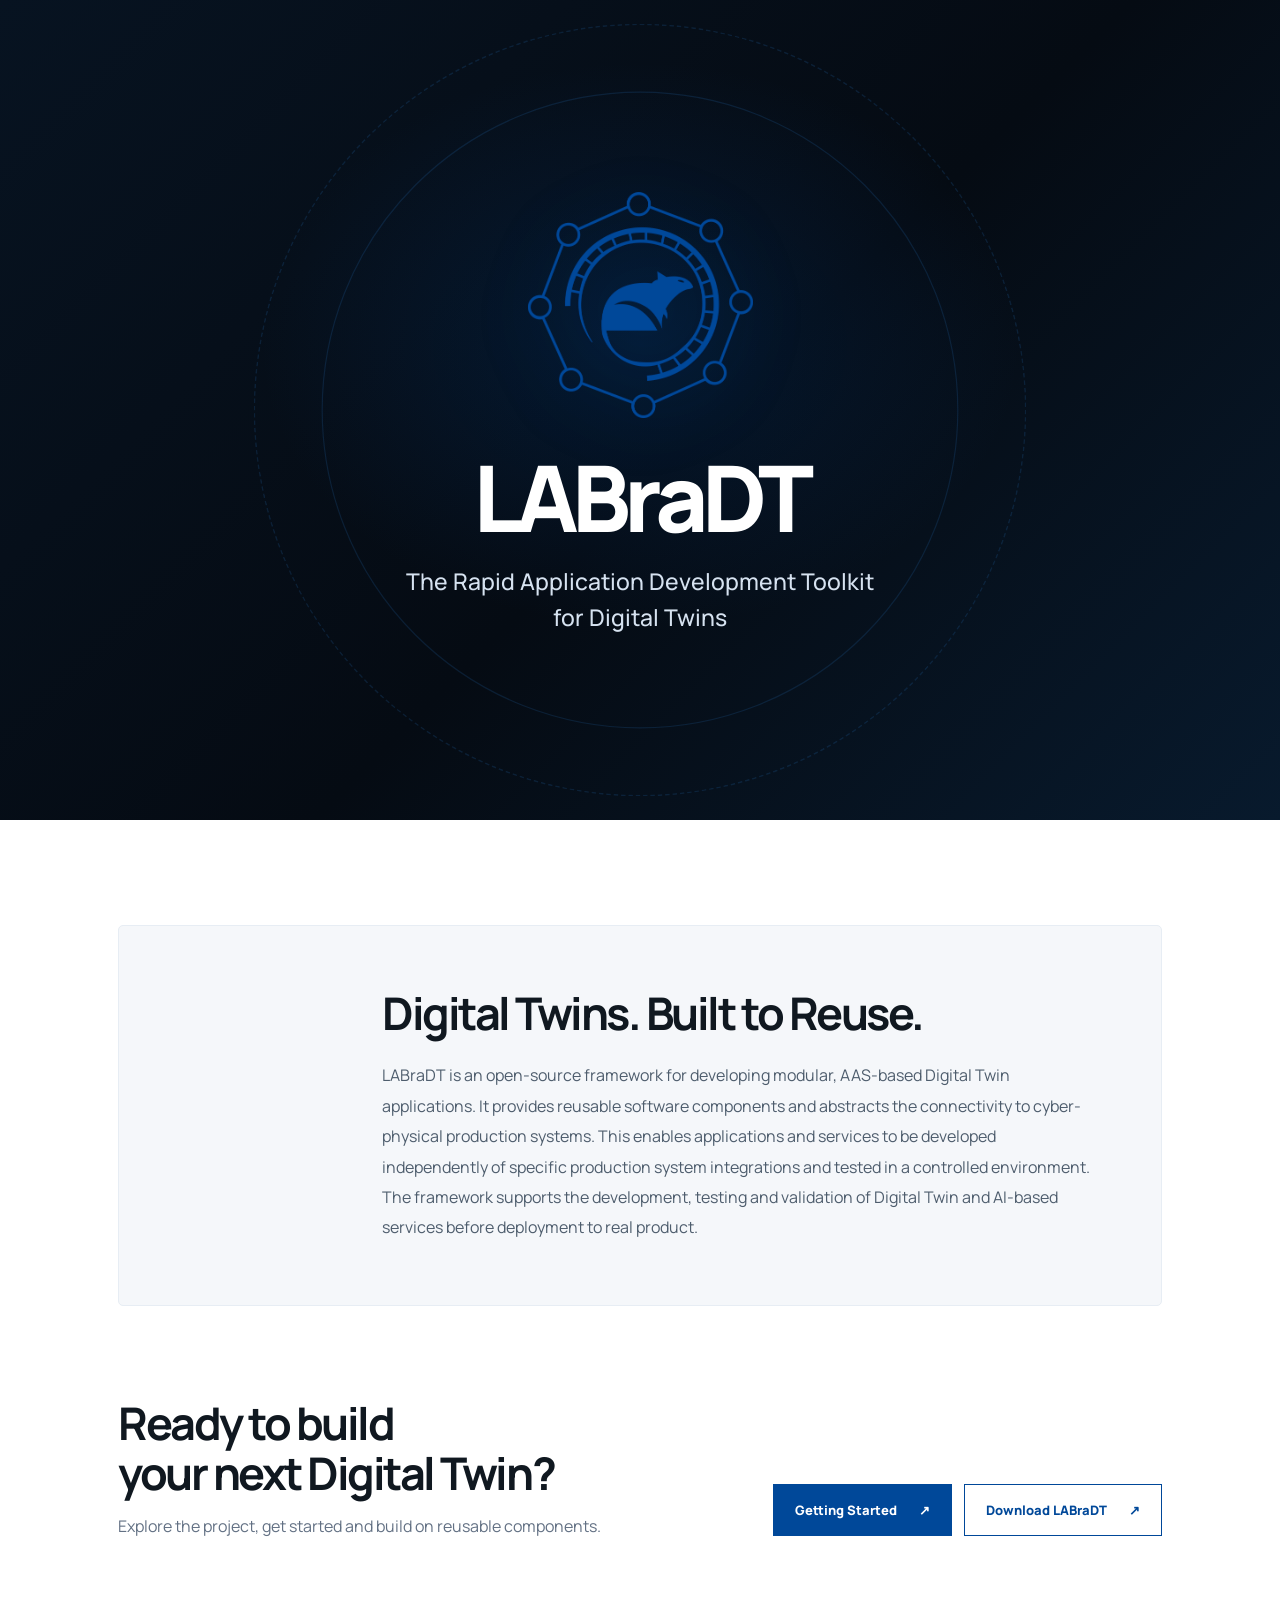
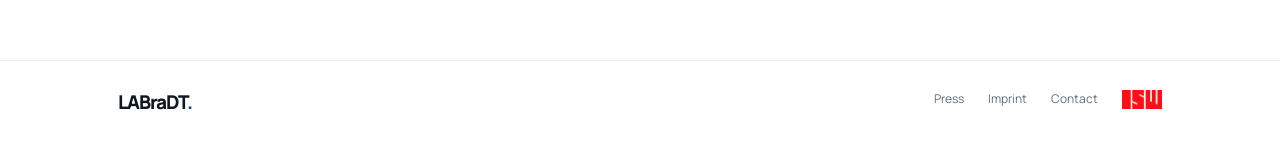
<file: index.html>
<!doctype html>
<html lang="en">
<head>
  <meta charset="utf-8">
  <meta name="viewport" content="width=device-width, initial-scale=1">
  <meta name="theme-color" content="#004899">
  <meta name="description" content="LABraDT — The Rapid Application Development Toolkit for Digital Twins. Digital Twins. Built to Reuse.">
  <title>LABraDT — Digital Twins. Built to Reuse.</title>
  <link rel="icon" type="image/png" href="assets/LABraDT.png">
  <link rel="stylesheet" href="styles.css">
</head>
<body>
  <main>
    <section class="hero" aria-labelledby="project-title">
      <div class="hero-inner">
        <img class="logo" src="assets/LABraDT.png" alt="LABraDT project logo">
        <h1 id="project-title">LABraDT</h1>
        <p class="descriptor">The Rapid Application Development Toolkit<br class="desktop-break"> for Digital Twins</p>
      </div>
    </section>

    <section class="content" id="about">
      <article class="info-panel">
        <div class="panel-mark" aria-hidden="true"></div>
        <div>
          <h2>Digital Twins. Built to Reuse.</h2>
          <p>LABraDT is an open-source framework for developing modular, AAS-based Digital Twin applications. It provides reusable software components and abstracts the connectivity to cyber-physical production systems. This enables applications and services to be developed independently of specific production system integrations and tested in a controlled environment. The framework supports the development, testing and validation of Digital Twin and AI-based services before deployment to real product.</p>
        </div>
      </article>

      <section class="cta" aria-labelledby="cta-title">
        <div>
          <h2 id="cta-title">Ready to build<br>your next Digital Twin?</h2>
          <p>Explore the project, get started and build on reusable components.</p>
        </div>
        <div class="actions">
          <a class="button button-primary" href="https://github.com/LABraDT-Framework" target="_blank" rel="noopener noreferrer">Getting Started <span aria-hidden="true">↗</span></a>
          <!-- <a class="button button-outline" href="https://github.com/orgs/LABraDT-Framework/packages" target="_blank" rel="noopener noreferrer">Download LABraDT <span aria-hidden="true">↗</span></a> -->
		  <a class="button button-outline" href="https://github.com/LABraDT-Framework/LABraDT-core-UI" target="_blank" rel="noopener noreferrer">Download LABraDT <span aria-hidden="true">↗</span></a>
        </div>
      </section>
    </section>
  </main>

  <footer class="footer">
    <div class="footer-inner">
      <a class="footer-brand" href="#" aria-label="LABraDT home">LABraDT<span>.</span></a>
      <div class="footer-links">
		<a href="media.html">Press</a>
        <a href="imprint.html">Imprint</a>
        <a href="mailto:labradt@isw.uni-stuttgart.de">Contact <span aria-hidden="true"></a>
		<a href="https://www.isw.uni-stuttgart.de/en/"><img src="assets/logo-isw.jpg" alt="ISW, University of stuttgart" width="40"></span></a>
      </div>
    </div>
  </footer>
</body>
</html>
</file>
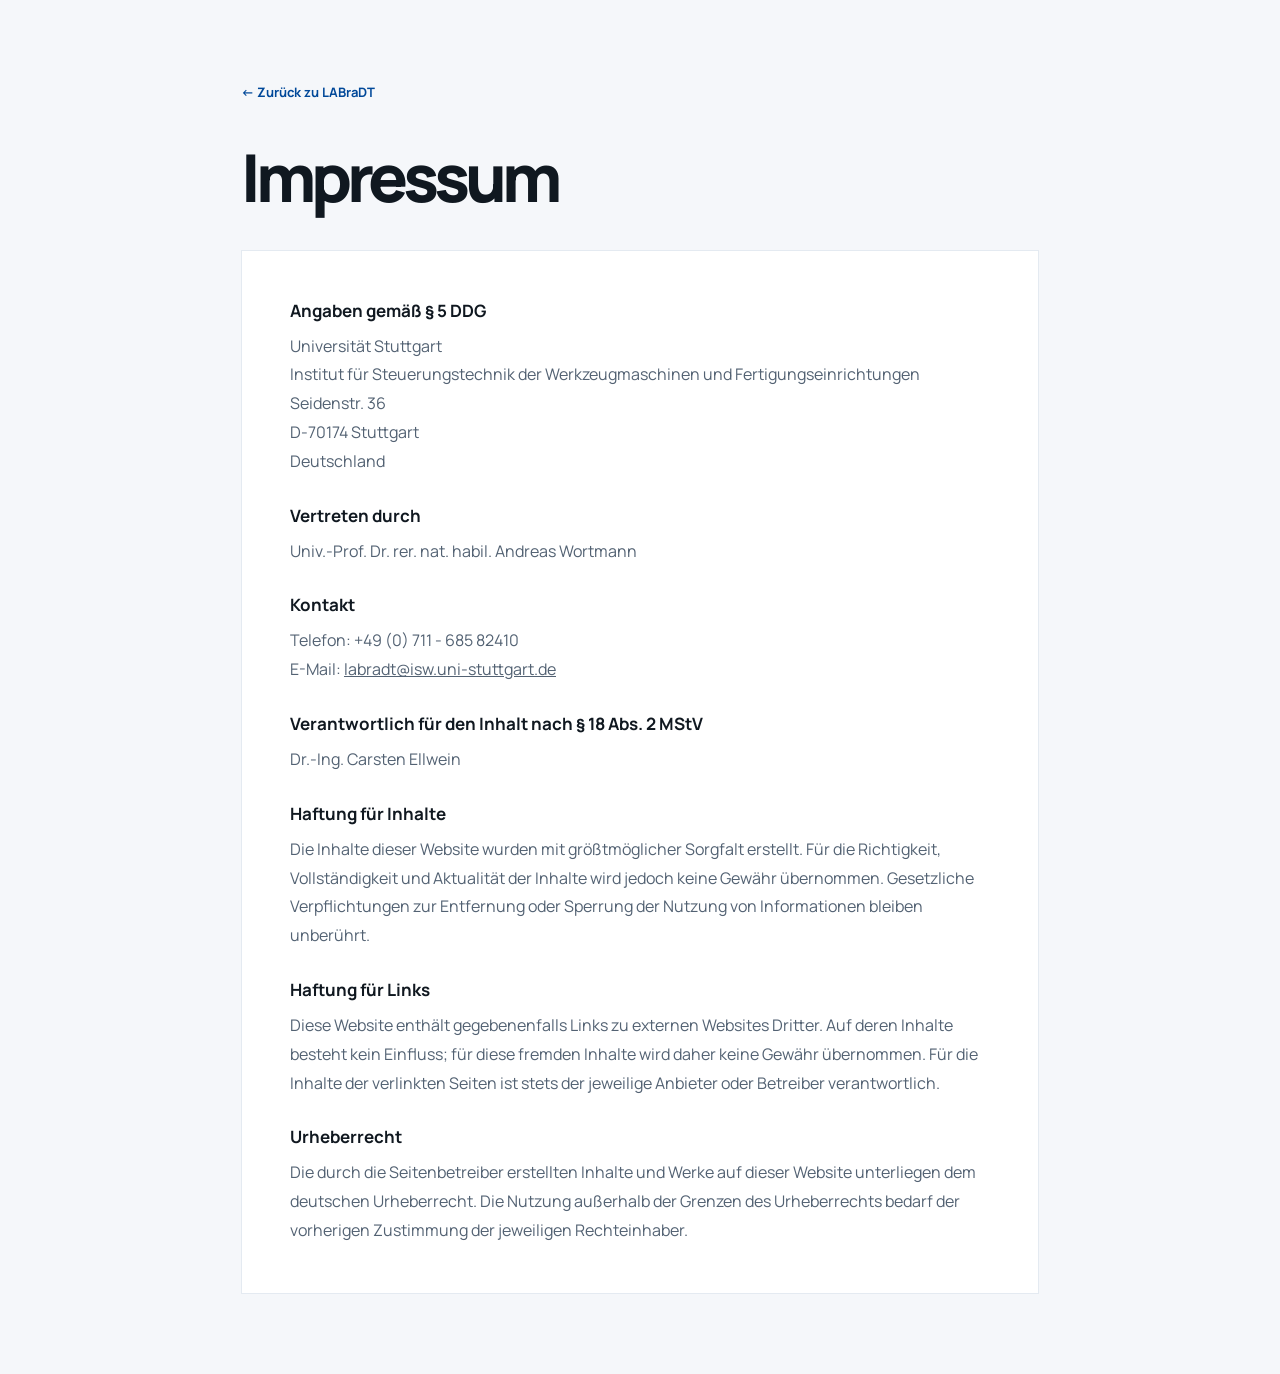
<file: imprint.html>
<!doctype html>
<html lang="de">
<head>
  <meta charset="utf-8">
  <meta name="viewport" content="width=device-width, initial-scale=1">
  <meta name="theme-color" content="#004899">
  <title>Impressum — LABraDT</title>
  <link rel="icon" type="image/png" href="assets/LABraDT.png">
  <link rel="stylesheet" href="styles.css">
</head>
<body class="imprint-page">
  <main class="imprint-wrap">
    <a class="back-link" href="index.html">← Zurück zu LABraDT</a>
    <h1>Impressum</h1>
    <section class="imprint-card">
      <h2>Angaben gemäß § 5 DDG</h2>
      <p>Universität Stuttgart<br>
      Institut für Steuerungstechnik der Werkzeugmaschinen und Fertigungseinrichtungen<br>
      Seidenstr. 36<br>
      D-70174 Stuttgart<br>
      Deutschland</p>

      <h2>Vertreten durch</h2>
      <p>Univ.-Prof. Dr. rer. nat. habil. Andreas Wortmann</p>

      <h2>Kontakt</h2>
      <p>Telefon: +49 (0) 711 - 685 82410<br>
      E-Mail: <a href="mailto:labradt@isw.uni-stuttgart.de">labradt@isw.uni-stuttgart.de</a></p>

      <h2>Verantwortlich für den Inhalt nach § 18 Abs. 2 MStV</h2>
      <p>Dr.-Ing. Carsten Ellwein</p>

      <h2>Haftung für Inhalte</h2>
      <p>Die Inhalte dieser Website wurden mit größtmöglicher Sorgfalt erstellt. Für die Richtigkeit, Vollständigkeit und Aktualität der Inhalte wird jedoch keine Gewähr übernommen. Gesetzliche Verpflichtungen zur Entfernung oder Sperrung der Nutzung von Informationen bleiben unberührt.</p>

      <h2>Haftung für Links</h2>
      <p>Diese Website enthält gegebenenfalls Links zu externen Websites Dritter. Auf deren Inhalte besteht kein Einfluss; für diese fremden Inhalte wird daher keine Gewähr übernommen. Für die Inhalte der verlinkten Seiten ist stets der jeweilige Anbieter oder Betreiber verantwortlich.</p>

      <h2>Urheberrecht</h2>
      <p>Die durch die Seitenbetreiber erstellten Inhalte und Werke auf dieser Website unterliegen dem deutschen Urheberrecht. Die Nutzung außerhalb der Grenzen des Urheberrechts bedarf der vorherigen Zustimmung der jeweiligen Rechteinhaber.</p>
    </section>
  </main>
</body>
</html>
</file>
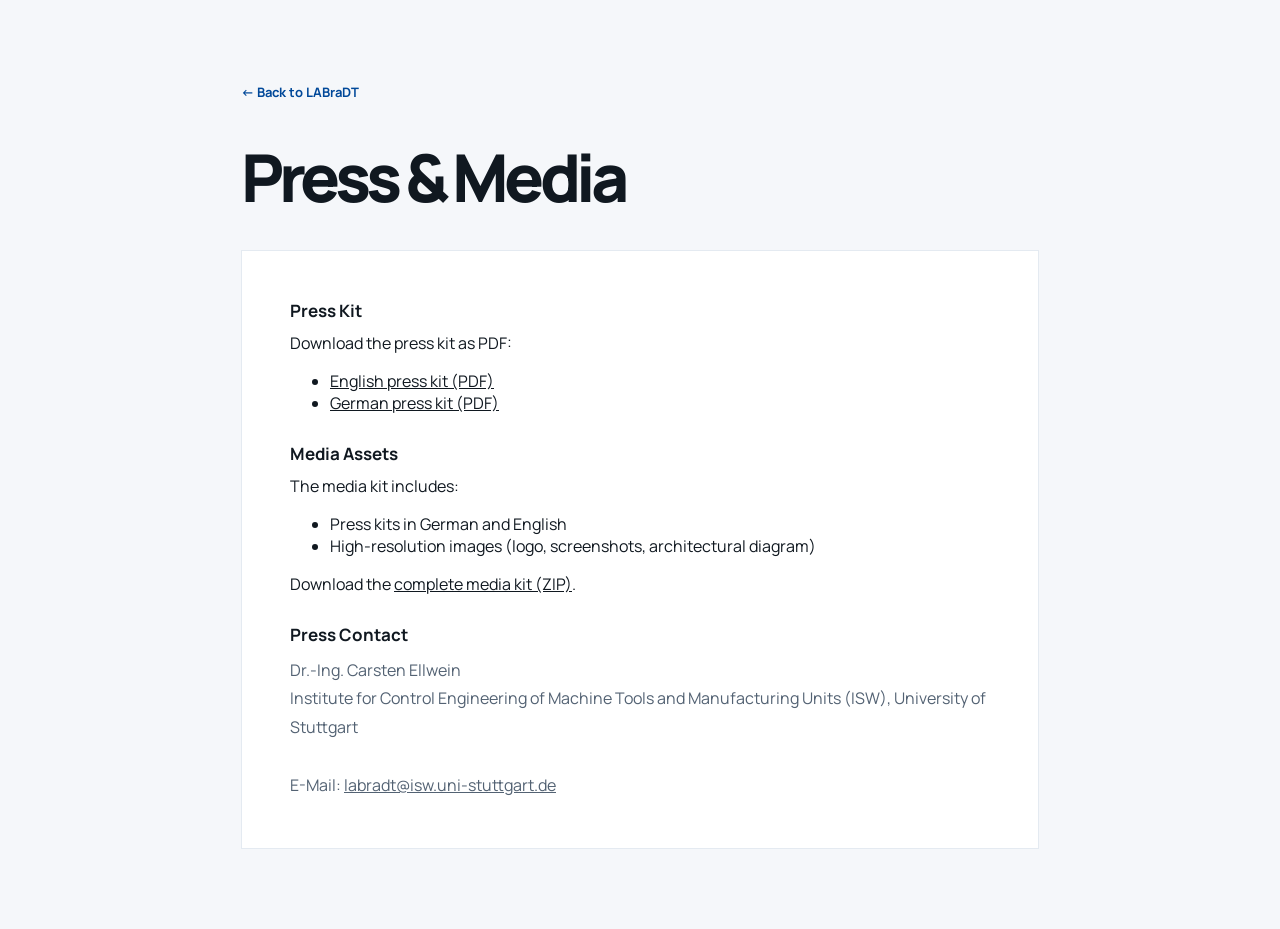
<file: media.html>
<!doctype html>
<html lang="de">
<head>
  <meta charset="utf-8">
  <meta name="viewport" content="width=device-width, initial-scale=1">
  <meta name="theme-color" content="#004899">
  <title>Press & Media — LABraDT</title>
  <link rel="icon" type="image/png" href="assets/LABraDT.png">
  <link rel="stylesheet" href="styles.css">
</head>
<body class="imprint-page">
  <main class="imprint-wrap">
    <a class="back-link" href="index.html">← Back to LABraDT</a>
    <h1>Press & Media</h1>
    <section class="imprint-card">
      <h2>Press Kit</h2>
	  Download the press kit as PDF:
      <ul>
        <li><a href="assets/LABraDT_PressKit.pdf" download="LABraDT-PressKit.pdf">English press kit (PDF)</a> </li>
	    <li><a href="assets/LABraDT_Pressemappe.pdf" download="LABraDT-Pressemappe.pdf">German press kit (PDF)</a> </li>
	  </ul>
	  
      <h2>Media Assets</h2>
	  
	  
	  The media kit includes:
	  <ul>
        <li>Press kits in German and English</li>
        <li>High-resolution images (logo, screenshots, architectural diagram)</li>
	  </ul>

	  Download the <a href="assets/LABraDT-Media.zip" download="LABraDT-Media.zip">complete media kit (ZIP)</a>.<br> 	
		
      <h2>Press Contact</h2>
	  <p>Dr.-Ing. Carsten Ellwein<br>
	  Institute for Control Engineering of Machine Tools and Manufacturing Units (ISW), University of Stuttgart<br>
	  <br>
      E-Mail: <a href="mailto:labradt@isw.uni-stuttgart.de">labradt@isw.uni-stuttgart.de</a></p>
    </section>
  </main>
</body>
</html>
</file>
<file: styles.css>
@import url('https://fonts.googleapis.com/css2?family=DM+Mono:wght@400;500&family=Manrope:wght@400;500;600;700;800&display=swap');

:root {
  --blue: #004899;
  --blue-bright: #1766b3;
  --ink: #101820;
  --muted: #637184;
  --paper: #f5f7fa;
  --line: rgba(0, 72, 153, .17);
  font-family: "Manrope", "Segoe UI", sans-serif;
  color: var(--ink);
  background: #fff;
  scroll-behavior: smooth;
}
* { box-sizing: border-box; }
body { margin: 0; min-width: 320px; }
a { color: inherit; }
.hero {
  min-height: 690px;
  min-height: min(820px, 100svh);
  display: grid;
  place-items: center;
  padding: 72px 24px 64px;
  color: white;
  text-align: center;
  background:
    radial-gradient(ellipse at 50% 42%, rgba(0,72,153,.22), transparent 42%),
    linear-gradient(135deg, #071321 0%, #050b13 54%, #081a2d 100%);
  position: relative;
  overflow: hidden;
}
.hero::before, .hero::after {
  content: "";
  position: absolute;
  width: 520px; height: 520px;
  border: 1px solid rgba(42, 125, 206, .17);
  border-radius: 50%;
  pointer-events: none;
}
.hero::before { transform: scale(1.22); }
.hero::after { transform: scale(1.48); border-style: dashed; }
.hero-inner { position: relative; z-index: 1; max-width: 850px; }
.logo {
  width: clamp(150px, 20vw, 225px);
  height: auto;
  display: block;
  margin: 0 auto 34px;
  filter: drop-shadow(0 12px 35px rgba(0,72,153,.22));
}
.eyebrow, .section-label {
  font: 500 11px/1.5 "DM Mono", monospace;
  letter-spacing: .19em;
  text-transform: uppercase;
}
.eyebrow { color: #83b8ef; margin: 0 0 16px; }
h1 { font-size: clamp(54px, 9vw, 92px); letter-spacing: -.075em; line-height: .98; margin: 0; font-weight: 800; }
.descriptor { font-size: clamp(17px, 2.5vw, 23px); line-height: 1.55; color: #d6e2f0; margin: 22px 0 0; font-weight: 500; }
.claim { margin: 23px 0 0; color: #9eabb9; font-size: clamp(14px, 2vw, 17px); letter-spacing: .025em; }
.claim span { color: #fff; font-weight: 800; }
.scroll-cue { display: inline-grid; place-items: center; margin-top: 58px; width: 34px; height: 48px; border: 1px solid rgba(255,255,255,.32); border-radius: 22px; }
.scroll-cue span { width: 4px; height: 8px; border-radius: 4px; background: #76b5f3; transform: translateY(-5px); }
.content { max-width: 1100px; margin: 0 auto; padding: 105px 28px 100px; }
.section-label { color: var(--blue); margin-bottom: 23px; }
.info-panel {
  display: grid; grid-template-columns: 155px 1fr; gap: 46px;
  padding: clamp(30px, 5vw, 62px);
  background: var(--paper);
  border: 1px solid #e7edf4;
  border-radius: 5px;
  position: relative;
}
.panel-mark {
  color: var(--blue); font: 500 18px "DM Mono", monospace;
  letter-spacing: -.08em; align-self: start; padding-top: 9px;
}
.panel-mark span { color: #7a8da3; }
.info-panel h2, .cta h2 { margin: 0 0 22px; font-size: clamp(30px, 4vw, 45px); letter-spacing: -.055em; line-height: 1.12; }
.info-panel p { margin: 0; max-width: 720px; color: #4e5d6d; font-size: 16px; line-height: 1.9; }
.cta { display: flex; justify-content: space-between; align-items: end; gap: 36px; padding: 92px 0 20px; }
.cta h2 { margin-bottom: 14px; }
.cta p { color: var(--muted); margin: 0; line-height: 1.7; }
.actions { display: flex; flex-wrap: wrap; gap: 12px; padding-bottom: 4px; }
.button { display: inline-flex; align-items: center; justify-content: center; gap: 22px; min-height: 52px; padding: 0 21px; text-decoration: none; font-size: 13px; font-weight: 800; border: 1px solid var(--blue); transition: transform .2s, background .2s, color .2s; }
.button:hover { transform: translateY(-3px); }
.button-primary { color: white; background: var(--blue); }
.button-primary:hover { background: #003b7e; }
.button-outline { color: var(--blue); background: transparent; }
.button-outline:hover { background: #eaf2fb; }
.footer { border-top: 1px solid #e8edf3; }
.footer-inner { max-width: 1100px; margin: auto; padding: 28px; display: flex; align-items: center; gap: 28px; }
.footer-brand { font-weight: 800; font-size: 19px; letter-spacing: -.06em; text-decoration: none; }
.footer-brand span { color: var(--blue); }
.footer-links { display: flex; gap: 24px; margin-left: auto; }
.footer-links a { font-size: 12px; text-decoration: none; color: #5f6d7c; }
.footer-links a:hover { color: var(--blue); }
.footer-inner p { font: 11px "DM Mono", monospace; color: #8793a1; margin: 0; }
.imprint-page { background: var(--paper); min-height: 100vh; }
.imprint-wrap { max-width: 850px; margin: auto; padding: 80px 26px; }
.back-link { display: inline-block; margin-bottom: 44px; color: var(--blue); text-decoration: none; font-size: 13px; font-weight: 700; }
.imprint-wrap h1 { font-size: clamp(42px, 7vw, 66px); margin-bottom: 40px; }
.imprint-card { background: white; padding: clamp(25px, 5vw, 48px); border: 1px solid #e4eaf1; }
.imprint-card h2 { font-size: 17px; margin: 28px 0 10px; }
.imprint-card h2:first-child { margin-top: 0; }
.imprint-card p { color: #536273; line-height: 1.8; margin: 0; }
.placeholder { color: var(--blue); background: #edf4fc; padding: 1px 5px; }
.mail-link { display: inline-block; margin-top: 16px; color: var(--blue); font-weight: 800; text-decoration: none; }
@media (max-width: 720px) {
  .hero { min-height: 720px; }
  .info-panel { grid-template-columns: 1fr; gap: 18px; }
  .panel-mark { padding: 0; }
  .cta { align-items: start; flex-direction: column; padding-top: 72px; }
  .actions { width: 100%; }
  .button { flex: 1 1 180px; }
  .footer-inner { flex-wrap: wrap; }
  .footer-links { margin-left: auto; }
  .footer-inner p { width: 100%; }
}
</file>
